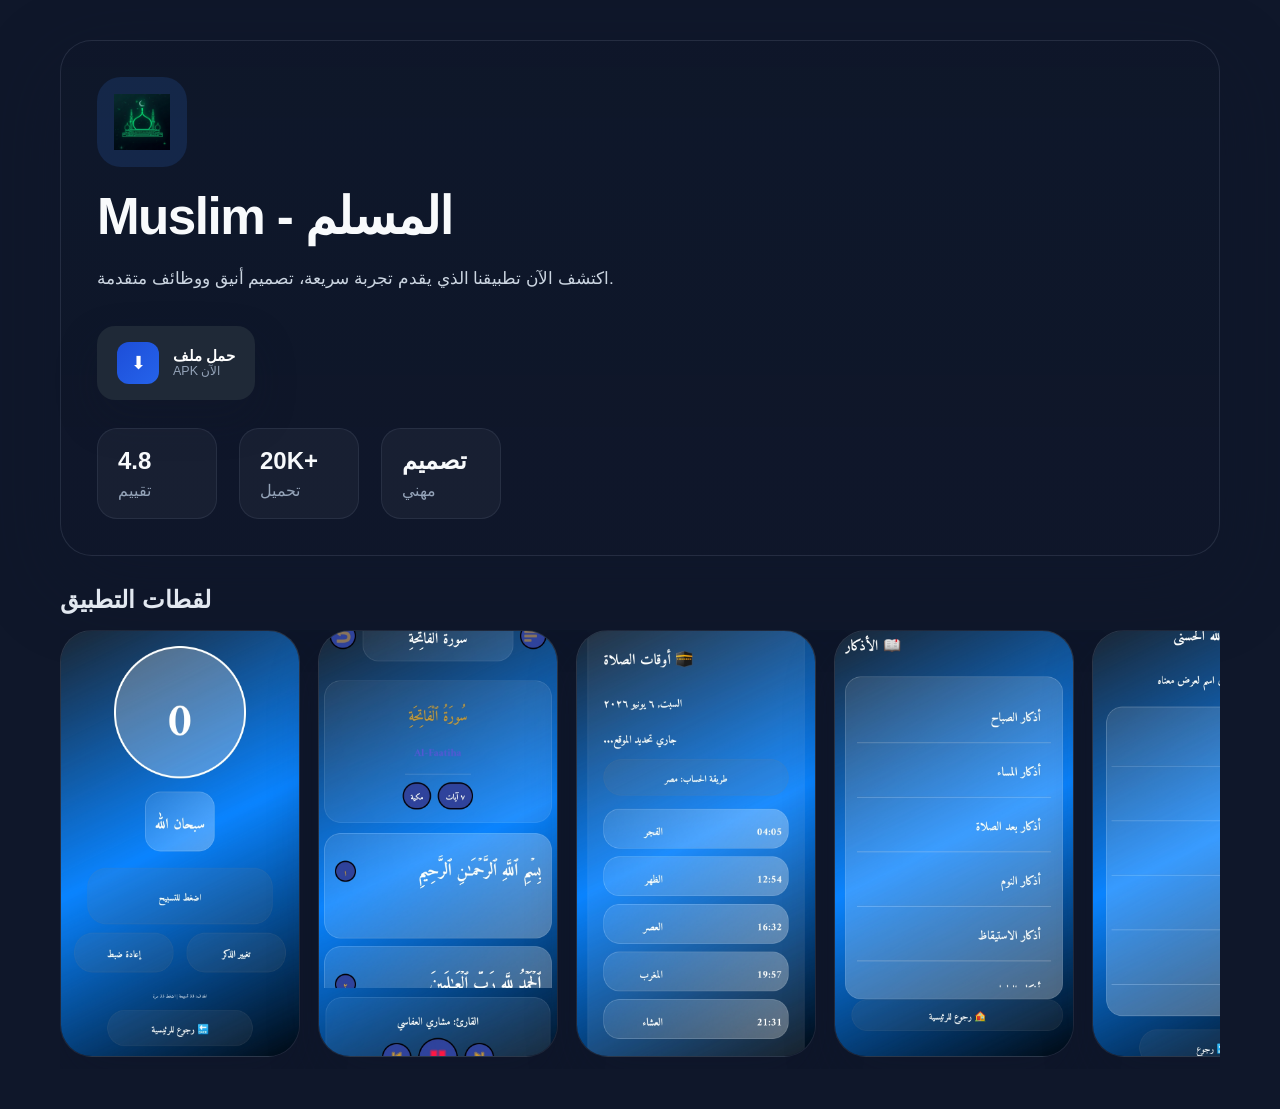
<file: index.html>
<!DOCTYPE html>
<html lang="ar">
<head>
  <meta charset="UTF-8" />
  <title>تطبيق المسلم - تحميل تطبيق Muslim App للأندرويد</title>
  <meta name="description" content=تحميل تطبيق المسلم muslim app">
  <meta name="viewport" content="width=device-width, initial-scale=1.0" />
  <link rel="stylesheet" href="styles.css" />
</head>
<body>
  <main class="page-container">
    <section class="hero-card">
      <div class="hero-content">
        <div class="logo-box">
         <img src="logo.png" alt="شعار تطبيق المسلم - Muslim App" class="app-logo" />
        </div>
        <h1>Muslim - المسلم</h1>
        <p>اكتشف الآن تطبيقنا الذي يقدم تجربة سريعة، تصميم أنيق ووظائف متقدمة.</p>
        <div class="download-group">
          <a href="app.apk" download class="google-play-button">
            <span class="gp-icon">⬇</span>
            <span class="gp-text">
              <strong>حمل ملف</strong>
              <span>APK الآن</span>
            </span>
          </a>
        </div>
        <div class="app-stats">
          <div>
            <strong>4.8</strong>
            <span>تقييم</span>
          </div>
          <div>
            <strong>20K+</strong>
            <span>تحميل</span>
          </div>
          <div>
            <strong>تصميم</strong>
            <span>مهني</span>
          </div>
        </div>
      </div>
    </section>
    <section class="hero-screens-section">
      <h2>لقطات التطبيق</h2>
      <div class="hero-screens">
        <div class="screen-card"><img src="screanshot.jpeg" alt="صورة شاشة التطبيق" /></div>
        <div class="screen-card"><img src="screanshot 2.jpeg" alt="صورة شاشة إضافية" /></div>
        <div class="screen-card"><img src="screanshot3.jpeg" alt="صورة شاشة إضافية" /></div>
        <div class="screen-card"><img src="screanshot4.jpeg" alt="صورة شاشة إضافية" /></div>
        <div class="screen-card"><img src="screanshot5.jpeg" alt="صورة شاشة إضافية" /></div>
        <div class="screen-card"><img src="screanshot6.jpeg" alt="صورة شاشة إضافية" /></div>
        <div class="screen-card"><img src="screanshot7.jpeg" alt="صورة شاشة إضافية" /></div>
        <div class="screen-card"><img src="screanshot8.jpeg" alt="صورة شاشة إضافية" /></div>
      </div>
    </section>
  </main>
</body>
</html>
</file>
<file: styles.css>
:root {
  color-scheme: dark;
  font-family: "Segoe UI", Tahoma, Geneva, Verdana, sans-serif;
  background-color: #0f172a;
  color: #f8fafc;
}
* {
  box-sizing: border-box;
}
body {
  margin: 0;
  min-height: 100vh;
}
.page-container {
  max-width: 1200px;
  width: 100%;
  padding: 40px 20px;
  margin: 0 auto;
  display: flex;
  flex-direction: column;
  justify-content: center;
  align-items: center;
}
.hero-card {
  width: 100%;
  max-width: 100%;
  display: grid;
  grid-template-columns: 1.1fr 0.9fr;
  gap: 32px;
  background: linear-gradient(180deg, rgba(15, 23, 42, 0.96), rgba(15, 23, 42, 0.92));
  border: 1px solid rgba(148, 163, 184, 0.16);
  border-radius: 32px;
  padding: 36px;
  box-shadow: 0 28px 80px rgba(15, 23, 42, 0.4);
}
.logo-box {
  width: 90px;
  height: 90px;
  border-radius: 24px;
  background: rgba(59, 130, 246, 0.15);
  display: grid;
  place-items: center;
  margin-bottom: 24px;
}
.app-logo {
  width: 56px;
  height: 56px;
  object-fit: contain;
}
.hero-content h1 {
  margin: 0;
  font-size: clamp(2.6rem, 4vw, 4.2rem);
  line-height: 1.02;
  letter-spacing: -0.03em;
}
.hero-content p {
  margin: 20px 0 32px;
  max-width: 600px;
  line-height: 1.8;
  color: #cbd5e1;
  font-size: 1.08rem;
}
.download-group {
  display: flex;
  gap: 16px;
  flex-wrap: wrap;
}
.google-play-button {
  display: inline-flex;
  align-items: center;
  gap: 14px;
  padding: 16px 20px;
  border-radius: 18px;
  background: #1f2937;
  color: #fff;
  text-decoration: none;
  transition: transform 180ms ease, background 180ms ease, box-shadow 180ms ease;
  box-shadow: 0 18px 40px rgba(15, 23, 42, 0.25);
}
.google-play-button:hover,
.google-play-button:focus-visible {
  transform: translateY(-2px);
  background: #111827;
  box-shadow: 0 22px 50px rgba(15, 23, 42, 0.32);
}
.gp-icon {
  display: inline-flex;
  justify-content: center;
  align-items: center;
  width: 42px;
  height: 42px;
  border-radius: 12px;
  background: linear-gradient(135deg, #1d4ed8, #2563eb);
  font-size: 1.1rem;
}
.gp-text {
  display: flex;
  flex-direction: column;
  line-height: 1.1;
}
.gp-text strong {
  font-size: 0.95rem;
}
.gp-text span {
  font-size: 0.78rem;
  color: #94a3b8;
}
.app-stats {
  display: flex;
  gap: 22px;
  margin-top: 28px;
  flex-wrap: wrap;
}
.app-stats div {
  min-width: 120px;
  padding: 18px 20px;
  border-radius: 20px;
  background: rgba(255, 255, 255, 0.04);
  border: 1px solid rgba(148, 163, 184, 0.12);
}
.app-stats strong {
  display: block;
  font-size: 1.5rem;
  margin-bottom: 6px;
}
.app-stats span {
  color: #94a3b8;
}
.hero-screens-section {
  width: 100%;
  margin-top: 30px;
}
.hero-screens-section h2 {
  margin: 0 0 16px;
  font-size: 1.5rem;
  color: #e2e8f0;
}
.hero-screens {
  display: flex;
  gap: 18px;
  overflow-x: auto;
  padding: 0 12px 12px;
  scroll-snap-type: x mandatory;
  -webkit-overflow-scrolling: touch;
  width: 100%;
}
.hero-screens::-webkit-scrollbar {
  height: 10px;
}
.hero-screens::-webkit-scrollbar-track {
  background: rgba(148, 163, 184, 0.08);
  border-radius: 999px;
}
.hero-screens::-webkit-scrollbar-thumb {
  background: rgba(148, 163, 184, 0.32);
  border-radius: 999px;
}
.screen-card {
  flex: 0 0 auto;
  width: 240px;
  aspect-ratio: 9 / 16;
  border-radius: 32px;
  overflow: hidden;
  background: linear-gradient(180deg, rgba(30, 41, 59, 0.98), rgba(15, 23, 42, 0.95));
  border: 1px solid rgba(148, 163, 184, 0.12);
  box-shadow: 0 24px 50px rgba(15, 23, 42, 0.28);
  scroll-snap-align: start;
}
.screen-card img {
  width: 100%;
  height: 100%;
  display: block;
  object-fit: cover;
}
@media (max-width: 980px) {
  .hero-card {
    grid-template-columns: 1fr;
  }
}
@media (max-width: 820px) {
  .hero-card {
    padding: 28px;
  }
  .hero-content h1 {
    font-size: clamp(2.4rem, 8vw, 3.4rem);
  }
  .hero-screens-section {
    margin-top: 24px;
  }
}
@media (max-width: 720px) {
  .hero-screens {
    gap: 14px;
  }
  .screen-card {
    width: 210px;
  }
}
@media (max-width: 560px) {
  .page-container {
    padding: 24px 16px;
  }
  .hero-card {
    gap: 24px;
    border-radius: 24px;
    padding: 24px;
  }
  .download-group,
  .app-stats {
    width: 100%;
    justify-content: center;
  }
  .google-play-button {
    width: 100%;
    justify-content: center;
  }
  .hero-screens {
    gap: 12px;
  }
  .screen-card {
    width: 180px;
  }
}
</file>
